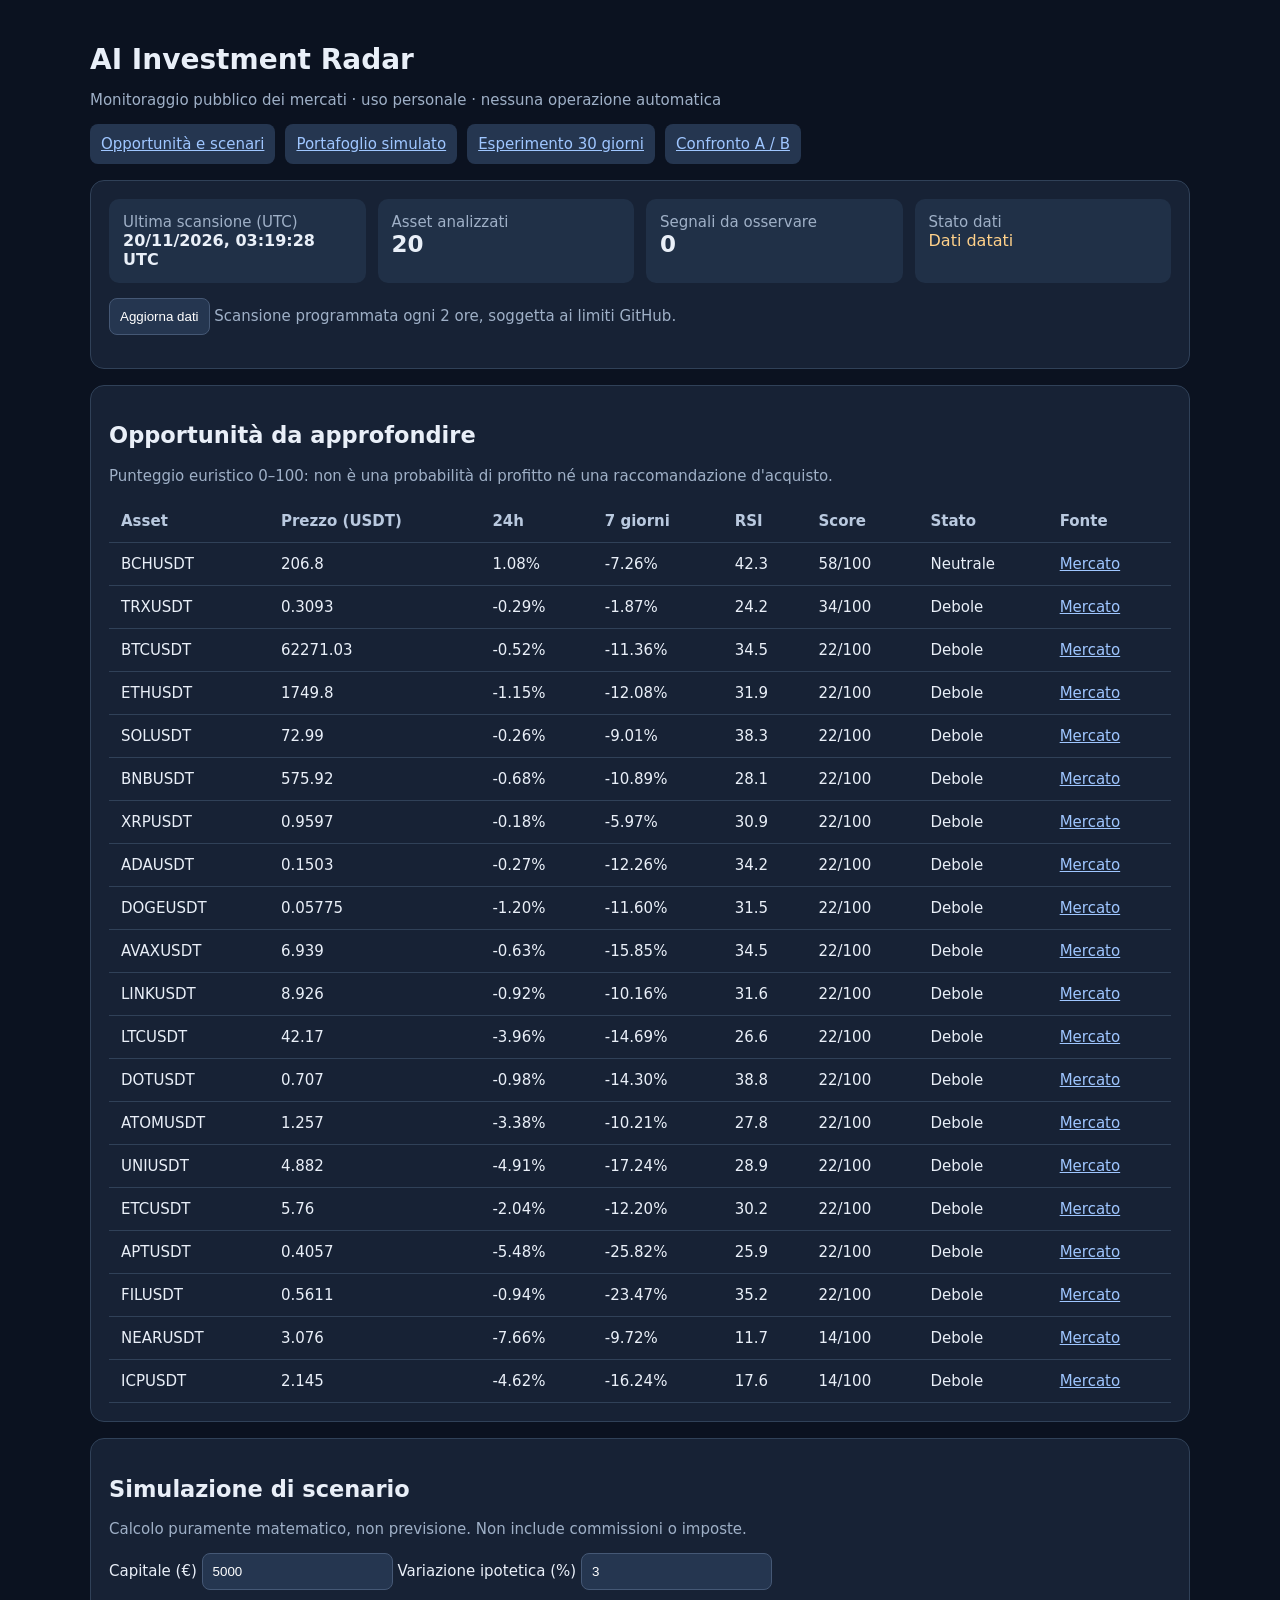
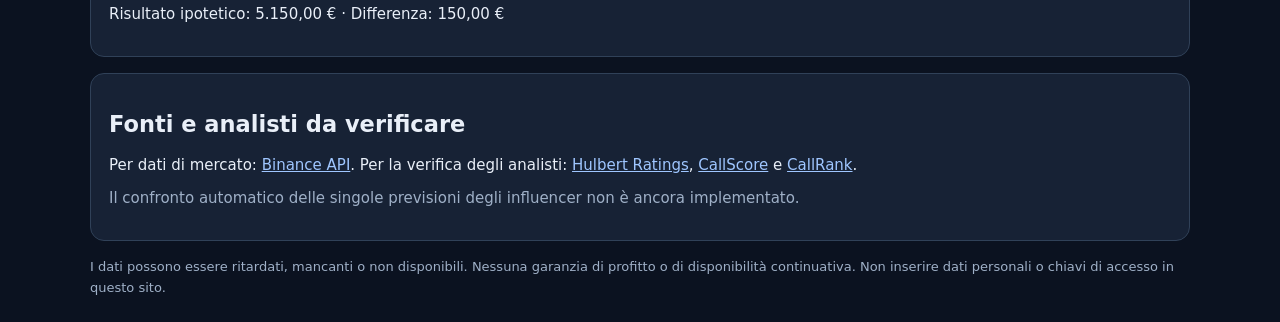
<file: index.html>
<!doctype html><html lang="it"><head><meta charset="utf-8"><meta name="viewport" content="width=device-width,initial-scale=1"><meta name="theme-color" content="#101827"><title>AI Investment Radar</title><style>body{margin:0;background:#0b1220;color:#e9eff8;font:15px system-ui,-apple-system,sans-serif}main{max-width:1100px;margin:auto;padding:24px}h1{font-size:28px;margin-bottom:5px}.muted{color:#9fb0c7}.panel{background:#172235;border:1px solid #304158;border-radius:14px;padding:18px;margin:16px 0}button,input,select{background:#253650;border:1px solid #455875;border-radius:8px;color:white;padding:10px}button{cursor:pointer}.grid{display:grid;grid-template-columns:repeat(auto-fit,minmax(170px,1fr));gap:12px}.metric{background:#203047;padding:14px;border-radius:10px}.value{font-size:23px;font-weight:700}.tablewrap{overflow:auto}table{border-collapse:collapse;width:100%}td,th{text-align:left;padding:12px;border-bottom:1px solid #304158;white-space:nowrap}th{color:#b9c9df}a{color:#9fc6ff}.good{color:#7be0b2}.bad{color:#ff9a9a}.warning{color:#ffd18a}footer{font-size:13px;line-height:1.6}</style></head><body><main><header><h1>AI Investment Radar</h1><p class="muted">Monitoraggio pubblico dei mercati · uso personale · nessuna operazione automatica</p></header><nav style="display:flex;gap:10px;flex-wrap:wrap;margin:15px 0"><a style="padding:11px;background:#253650;border-radius:8px" href="./opportunities.html">Opportunità e scenari</a><a style="padding:11px;background:#253650;border-radius:8px" href="./simulator.html">Portafoglio simulato</a><a style="padding:11px;background:#253650;border-radius:8px" href="./experiment.html">Esperimento 30 giorni</a><a style="padding:11px;background:#253650;border-radius:8px" href="./comparison.html">Confronto A / B</a></nav><section class="panel"><div class="grid"><div class="metric"><div class="muted">Ultima scansione (UTC)</div><div id="updated" class="value" style="font-size:16px">Caricamento…</div></div><div class="metric"><div class="muted">Asset analizzati</div><div class="value" id="count">—</div></div><div class="metric"><div class="muted">Segnali da osservare</div><div class="value" id="observed">—</div></div><div class="metric"><div class="muted">Stato dati</div><div id="status" class="value" style="font-size:16px">—</div></div></div><p><button id="refresh">Aggiorna dati</button> <span class="muted">Scansione programmata ogni 2 ore, soggetta ai limiti GitHub.</span></p></section><section class="panel"><h2>Opportunità da approfondire</h2><p class="muted">Punteggio euristico 0–100: non è una probabilità di profitto né una raccomandazione d'acquisto.</p><div class="tablewrap"><table><thead><tr><th>Asset</th><th>Prezzo (USDT)</th><th>24h</th><th>7 giorni</th><th>RSI</th><th>Score</th><th>Stato</th><th>Fonte</th></tr></thead><tbody id="rows"><tr><td colspan="8">In attesa della prima scansione</td></tr></tbody></table></div></section><section class="panel"><h2>Simulazione di scenario</h2><p class="muted">Calcolo puramente matematico, non previsione. Non include commissioni o imposte.</p><label>Capitale (€) <input id="capital" type="number" min="0" value="5000"></label> <label>Variazione ipotetica (%) <input id="pct" type="number" step="0.1" value="3"></label><p id="simulation"></p></section><section class="panel"><h2>Fonti e analisti da verificare</h2><p>Per dati di mercato: <a href="https://developers.binance.com/docs/binance-spot-api-docs/rest-api/market-data-endpoints" target="_blank" rel="noopener">Binance API</a>. Per la verifica degli analisti: <a href="https://hulbertratings.com/" target="_blank" rel="noopener">Hulbert Ratings</a>, <a href="https://call-score.com/" target="_blank" rel="noopener">CallScore</a> e <a href="https://callrank.ai/" target="_blank" rel="noopener">CallRank</a>.</p><p class="muted">Il confronto automatico delle singole previsioni degli influencer non è ancora implementato.</p></section><footer class="muted">I dati possono essere ritardati, mancanti o non disponibili. Nessuna garanzia di profitto o di disponibilità continuativa. Non inserire dati personali o chiavi di accesso in questo sito.</footer></main><script>const $=id=>document.getElementById(id);function calc(){let c=Number($('capital').value),p=Number($('pct').value);$('simulation').textContent=Number.isFinite(c)&&Number.isFinite(p)?'Risultato ipotetico: '+(c*(1+p/100)).toLocaleString('it-IT',{style:'currency',currency:'EUR'})+' · Differenza: '+(c*p/100).toLocaleString('it-IT',{style:'currency',currency:'EUR'}):'Inserisci valori validi'}$('capital').oninput=calc;$('pct').oninput=calc;calc();async function load(){try{const r=await fetch('./data/latest.json?t='+Date.now(),{cache:'no-store'});if(!r.ok)throw Error('HTTP '+r.status);const d=await r.json(),s=d.signals||[];$('updated').textContent=d.generated_at_utc?new Date(d.generated_at_utc).toLocaleString('it-IT',{timeZone:'UTC'})+' UTC':'Non disponibile';$('count').textContent=s.length;$('observed').textContent=s.filter(x=>x.score>=65).length;const age=d.generated_at_utc?(Date.now()-Date.parse(d.generated_at_utc))/3600000:Infinity;$('status').textContent=!s.length?'In attesa':age>5?'Dati datati':'Disponibili';$('status').className=age>5?'warning':'good';$('rows').replaceChildren();if(!s.length){$('rows').innerHTML='<tr><td colspan="8">Nessun dato ancora disponibile: eseguire il workflow GitHub Actions.</td></tr>';return}for(const x of s){const tr=document.createElement('tr');for(const val of [x.symbol,x.price,Number(x.change24h_pct).toFixed(2)+'%',Number(x.change7d_pct).toFixed(2)+'%',x.rsi14,x.score+'/100',x.status]){const td=document.createElement('td');td.textContent=val;tr.append(td)}const td=document.createElement('td'),a=document.createElement('a');a.href='https://www.binance.com/en/trade/'+encodeURIComponent(x.symbol.replace('USDT',''))+'_USDT';a.target='_blank';a.rel='noopener';a.textContent='Mercato';td.append(a);tr.append(td);$('rows').append(tr)}}catch(e){$('status').textContent='Errore';$('rows').innerHTML='<tr><td colspan="8">Impossibile caricare i dati. Controlla il workflow e riprova.</td></tr>'}}$('refresh').onclick=load;load();</script></body></html>
</file>
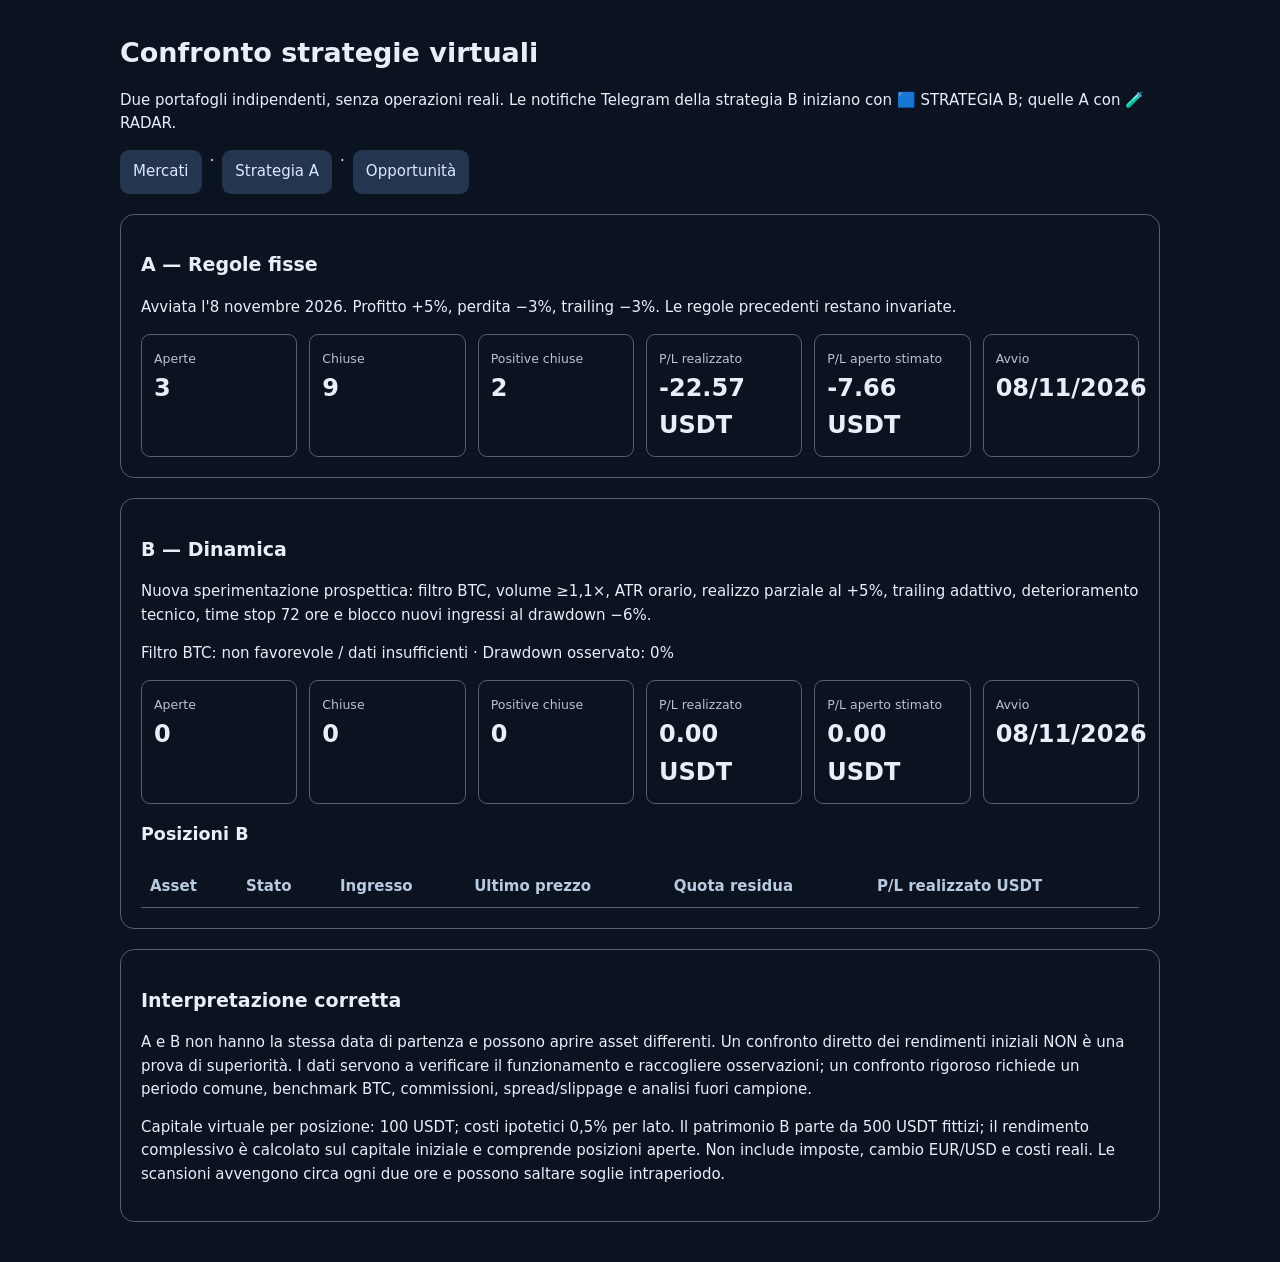
<file: comparison.html>
<!doctype html><html lang="it"><head><meta charset="utf-8"><meta name="viewport" content="width=device-width,initial-scale=1"><title>Confronto strategie A e B | AI Investment Radar</title><link rel="stylesheet" href="./app.css"><style>body{line-height:1.55}main{max-width:1080px;margin:auto;padding:20px}section{margin:20px 0;padding:20px;border:1px solid #526074;border-radius:14px}table{width:100%;border-collapse:collapse}td,th{padding:9px;text-align:left;border-bottom:1px solid #526074}small{opacity:.8} .metric{font-size:1.5rem;font-weight:bold}.stats{display:grid;grid-template-columns:repeat(auto-fit,minmax(130px,1fr));gap:12px}.stats>div{padding:12px;border:1px solid #526074;border-radius:9px}</style></head><body><main><h1>Confronto strategie virtuali</h1><p>Due portafogli indipendenti, senza operazioni reali. Le notifiche Telegram della strategia B iniziano con 🟦 STRATEGIA B; quelle A con 🧪 RADAR.</p><nav><a href="./index.html">Mercati</a> · <a href="./experiment.html">Strategia A</a> · <a href="./opportunities.html">Opportunità</a></nav><section><h2>A — Regole fisse</h2><p>Avviata l'8 novembre 2026. Profitto +5%, perdita −3%, trailing −3%. Le regole precedenti restano invariate.</p><div class="stats" id="a"><p>Caricamento…</p></div></section><section><h2>B — Dinamica</h2><p>Nuova sperimentazione prospettica: filtro BTC, volume ≥1,1×, ATR orario, realizzo parziale al +5%, trailing adattivo, deterioramento tecnico, time stop 72 ore e blocco nuovi ingressi al drawdown −6%.</p><p id="market"></p><div class="stats" id="b"><p>In attesa della prima esecuzione…</p></div><h3>Posizioni B</h3><div style="overflow-x:auto"><table><thead><tr><th>Asset</th><th>Stato</th><th>Ingresso</th><th>Ultimo prezzo</th><th>Quota residua</th><th>P/L realizzato USDT</th></tr></thead><tbody id="rows"></tbody></table></div></section><section><h2>Interpretazione corretta</h2><p>A e B non hanno la stessa data di partenza e possono aprire asset differenti. Un confronto diretto dei rendimenti iniziali NON è una prova di superiorità. I dati servono a verificare il funzionamento e raccogliere osservazioni; un confronto rigoroso richiede un periodo comune, benchmark BTC, commissioni, spread/slippage e analisi fuori campione.</p><p>Capitale virtuale per posizione: 100 USDT; costi ipotetici 0,5% per lato. Il patrimonio B parte da 500 USDT fittizi; il rendimento complessivo è calcolato sul capitale iniziale e comprende posizioni aperte. Non include imposte, cambio EUR/USD e costi reali. Le scansioni avvengono circa ogni due ore e possono saltare soglie intraperiodo.</p></section></main><script>
const fmt=n=>Number(n).toFixed(2);
function stat(id,d,dynamic){const p=d.positions||[],closed=p.filter(x=>x.status==='closed'),open=p.filter(x=>x.status==='open');let realized=0,unrealized=0,won=0;if(dynamic){realized=p.reduce((s,x)=>s+(x.realized_pnl_usdt||0),0);unrealized=open.reduce((s,x)=>s+x.notional_usdt*x.remaining_fraction*((x.last_price/x.entry_price)*.995*.995-1),0);won=closed.filter(x=>x.realized_pnl_usdt>0).length;}else{realized=closed.reduce((s,x)=>s+100*(x.net_return_pct||0)/100,0);unrealized=open.reduce((s,x)=>s+100*((x.last_price/x.entry_price)*.995*.995-1),0);won=closed.filter(x=>x.net_return_pct>0).length;}const vals=[['Aperte',open.length],['Chiuse',closed.length],['Positive chiuse',won],['P/L realizzato',fmt(realized)+' USDT'],['P/L aperto stimato',fmt(unrealized)+' USDT'],['Avvio',new Date(d.started_at_utc).toLocaleDateString('it-IT')]];document.getElementById(id).innerHTML='';for(const [label,value] of vals){const el=document.createElement('div'),small=document.createElement('small'),v=document.createElement('div');small.textContent=label;v.className='metric';v.textContent=value;el.append(small,v);document.getElementById(id).append(el);}if(dynamic){document.getElementById('market').textContent='Filtro BTC: '+(d.market_filter_ok?'favorevole':'non favorevole / dati insufficienti')+' · Drawdown osservato: '+(d.last_drawdown_pct??'—')+'%';for(const x of [...p].reverse()){const tr=document.createElement('tr');for(const v of [x.symbol,x.status,x.entry_price,x.last_price,Math.round(x.remaining_fraction*100)+'%',fmt(x.realized_pnl_usdt)]){const td=document.createElement('td');td.textContent=v;tr.append(td)}document.getElementById('rows').append(tr);}}}
async function load(path,id,dynamic){try{const r=await fetch(path+'?t='+Date.now(),{cache:'no-store'});if(!r.ok)throw Error('Dati non ancora disponibili');stat(id,await r.json(),dynamic)}catch(e){document.getElementById(id).textContent=e.message;}}
load('./data/experiment.json','a',false);load('./data/experiment_dynamic.json','b',true);
</script></body></html>
</file>
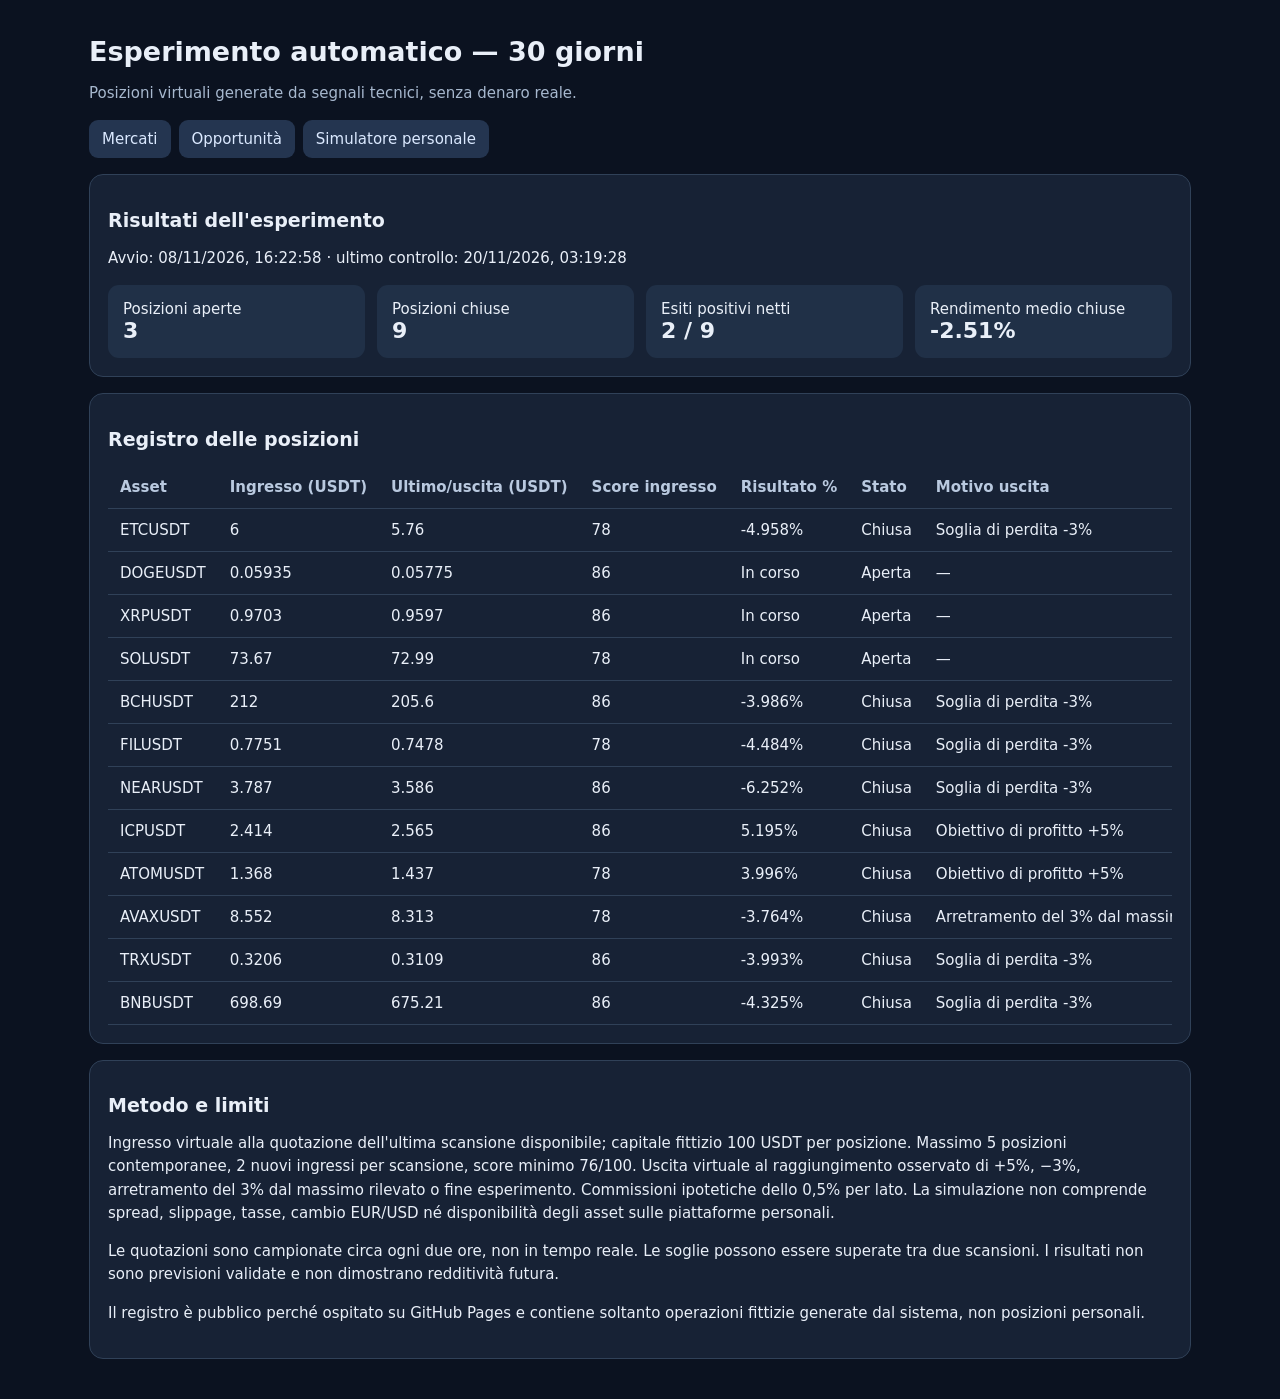
<file: experiment.html>
<!doctype html><html lang="it"><head><meta charset="utf-8"><meta name="viewport" content="width=device-width,initial-scale=1"><title>Esperimento 30 giorni | AI Investment Radar</title><link rel="stylesheet" href="./app.css"></head><body><main><h1>Esperimento automatico — 30 giorni</h1><p class="muted">Posizioni virtuali generate da segnali tecnici, senza denaro reale.</p><nav><a href="./index.html">Mercati</a> <a href="./opportunities.html">Opportunità</a> <a href="./simulator.html">Simulatore personale</a></nav><section class="panel"><h2>Risultati dell'esperimento</h2><p id="status">Caricamento…</p><div class="grid"><div class="tile">Posizioni aperte<div class="value" id="open">—</div></div><div class="tile">Posizioni chiuse<div class="value" id="closed">—</div></div><div class="tile">Esiti positivi netti<div class="value" id="wins">—</div></div><div class="tile">Rendimento medio chiuse<div class="value" id="avg">—</div></div></div></section><section class="panel"><h2>Registro delle posizioni</h2><div class="tablewrap"><table><thead><tr><th>Asset</th><th>Ingresso (USDT)</th><th>Ultimo/uscita (USDT)</th><th>Score ingresso</th><th>Risultato %</th><th>Stato</th><th>Motivo uscita</th></tr></thead><tbody id="rows"></tbody></table></div></section><section class="panel"><h2>Metodo e limiti</h2><p>Ingresso virtuale alla quotazione dell'ultima scansione disponibile; capitale fittizio 100 USDT per posizione. Massimo 5 posizioni contemporanee, 2 nuovi ingressi per scansione, score minimo 76/100. Uscita virtuale al raggiungimento osservato di +5%, −3%, arretramento del 3% dal massimo rilevato o fine esperimento. Commissioni ipotetiche dello 0,5% per lato. La simulazione non comprende spread, slippage, tasse, cambio EUR/USD né disponibilità degli asset sulle piattaforme personali.</p><p>Le quotazioni sono campionate circa ogni due ore, non in tempo reale. Le soglie possono essere superate tra due scansioni. I risultati non sono previsioni validate e non dimostrano redditività futura.</p><p>Il registro è pubblico perché ospitato su GitHub Pages e contiene soltanto operazioni fittizie generate dal sistema, non posizioni personali.</p></section></main><script>const $=id=>document.getElementById(id);fetch('./data/experiment.json?t='+Date.now(),{cache:'no-store'}).then(r=>{if(!r.ok)throw Error('Esperimento non ancora avviato');return r.json()}).then(d=>{const p=d.positions||[],o=p.filter(x=>x.status==='open'),c=p.filter(x=>x.status==='closed'),w=c.filter(x=>x.net_return_pct>0);$('status').textContent='Avvio: '+new Date(d.started_at_utc).toLocaleString('it-IT')+' · ultimo controllo: '+(d.last_checked_at_utc?new Date(d.last_checked_at_utc).toLocaleString('it-IT'):'—');$('open').textContent=o.length;$('closed').textContent=c.length;$('wins').textContent=c.length?w.length+' / '+c.length:'N/D';$('avg').textContent=c.length?(c.reduce((a,x)=>a+x.net_return_pct,0)/c.length).toFixed(2)+'%':'N/D';for(const x of [...p].reverse()){const tr=document.createElement('tr');for(const val of [x.symbol,x.entry_price,x.exit_price??x.last_price,x.score_at_entry,x.net_return_pct==null?'In corso':x.net_return_pct+'%',x.status==='open'?'Aperta':'Chiusa',x.exit_reason??'—']){const td=document.createElement('td');td.textContent=val;tr.append(td)}$('rows').append(tr)}}).catch(e=>{$('status').textContent=e.message});</script></body></html>
</file>
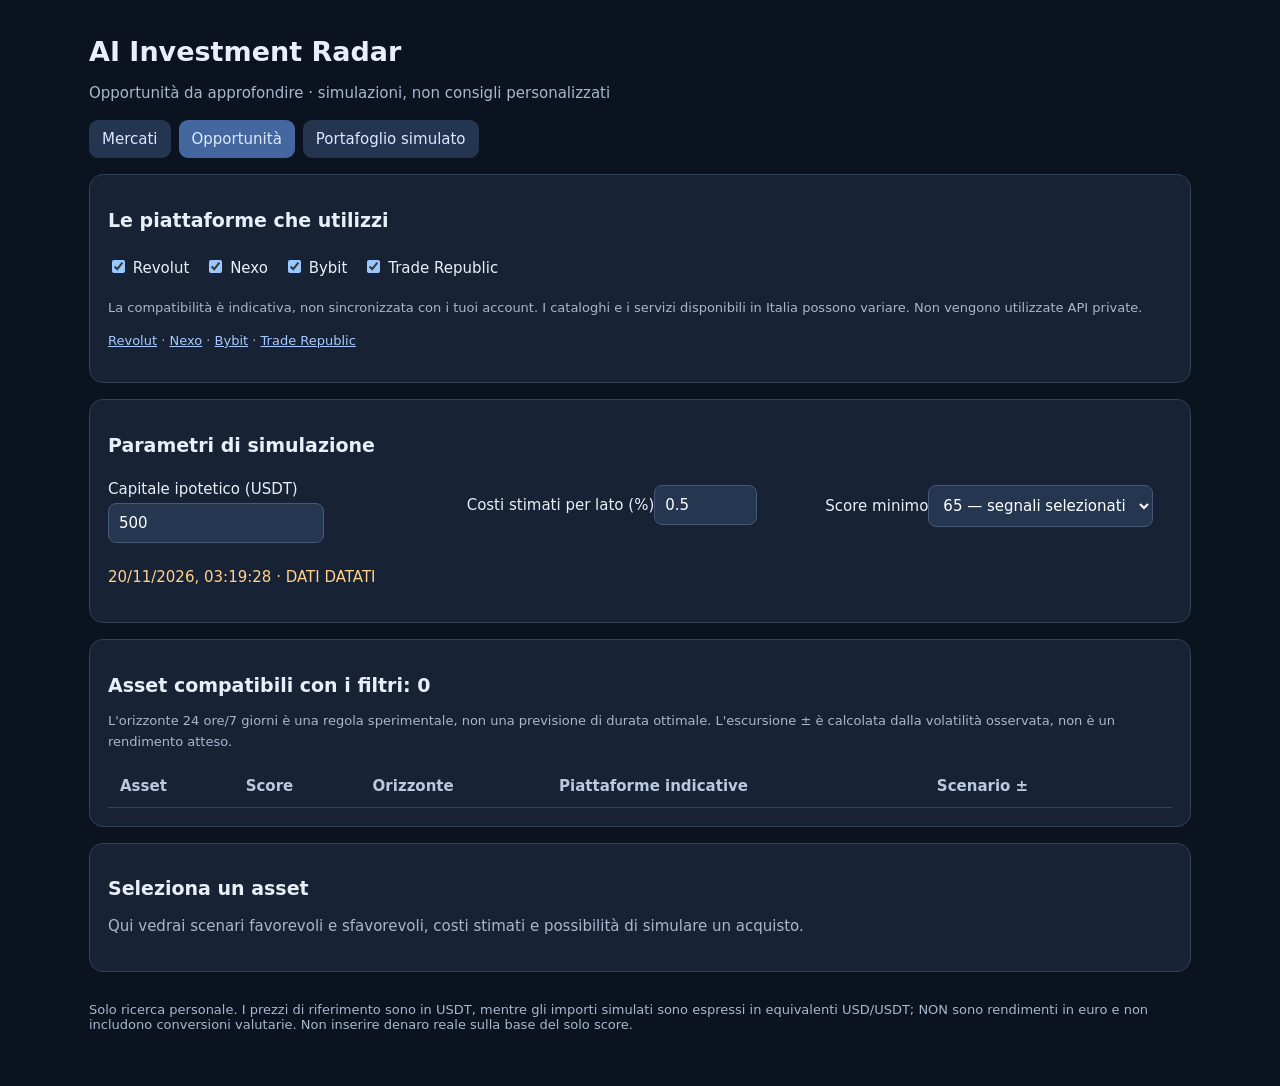
<file: opportunities.html>
<!doctype html><html lang="it"><head><meta charset="utf-8"><meta name="viewport" content="width=device-width,initial-scale=1"><meta name="theme-color" content="#101827"><title>Opportunità | AI Investment Radar</title><link rel="stylesheet" href="./app.css"></head><body><main><h1>AI Investment Radar</h1><p class="muted">Opportunità da approfondire · simulazioni, non consigli personalizzati</p><nav id="nav"></nav><section class="panel"><h2>Le piattaforme che utilizzi</h2><div id="platforms"></div><p class="note">La compatibilità è indicativa, non sincronizzata con i tuoi account. I cataloghi e i servizi disponibili in Italia possono variare. Non vengono utilizzate API private.</p><p class="note"><a href="https://help.revolut.com/it-IT/help/crypto/">Revolut</a> · <a href="https://support.nexo.com/article/supported-crypto-assets-uk">Nexo</a> · <a href="https://www.bybit.com/">Bybit</a> · <a href="https://support.traderepublic.com/it-it/1488-Welche-Crypto-kann-ich-bei-Trade-Republic-handeln">Trade Republic</a></p></section><section class="panel"><h2>Parametri di simulazione</h2><div class="grid"><label>Capitale ipotetico (USDT)<input id="capital" type="number" min="1" value="500" step="10"></label><label>Costi stimati per lato (%)<input id="fee" type="number" min="0" max="99" value="0.5" step="0.1"></label><label>Score minimo<select id="score"><option value="65">65 — segnali selezionati</option><option value="50">50 — includi neutri</option><option value="0">0 — tutti</option></select></label></div><p id="stamp" class="warning">Caricamento…</p></section><section class="panel"><h2>Asset compatibili con i filtri: <span id="opcount">—</span></h2><p class="note">L'orizzonte 24 ore/7 giorni è una regola sperimentale, non una previsione di durata ottimale. L'escursione ± è calcolata dalla volatilità osservata, non è un rendimento atteso.</p><div class="tablewrap"><table><thead><tr><th>Asset</th><th>Score</th><th>Orizzonte</th><th>Piattaforme indicative</th><th>Scenario ±</th><th></th></tr></thead><tbody id="opprows"></tbody></table></div></section><section class="panel" id="details"><h2>Seleziona un asset</h2><p class="muted">Qui vedrai scenari favorevoli e sfavorevoli, costi stimati e possibilità di simulare un acquisto.</p></section><p id="message" class="good"></p><footer>Solo ricerca personale. I prezzi di riferimento sono in USDT, mentre gli importi simulati sono espressi in equivalenti USD/USDT; NON sono rendimenti in euro e non includono conversioni valutarie. Non inserire denaro reale sulla base del solo score.</footer></main><script src="./app.js"></script><script>initOpp()</script></body></html>
</file>
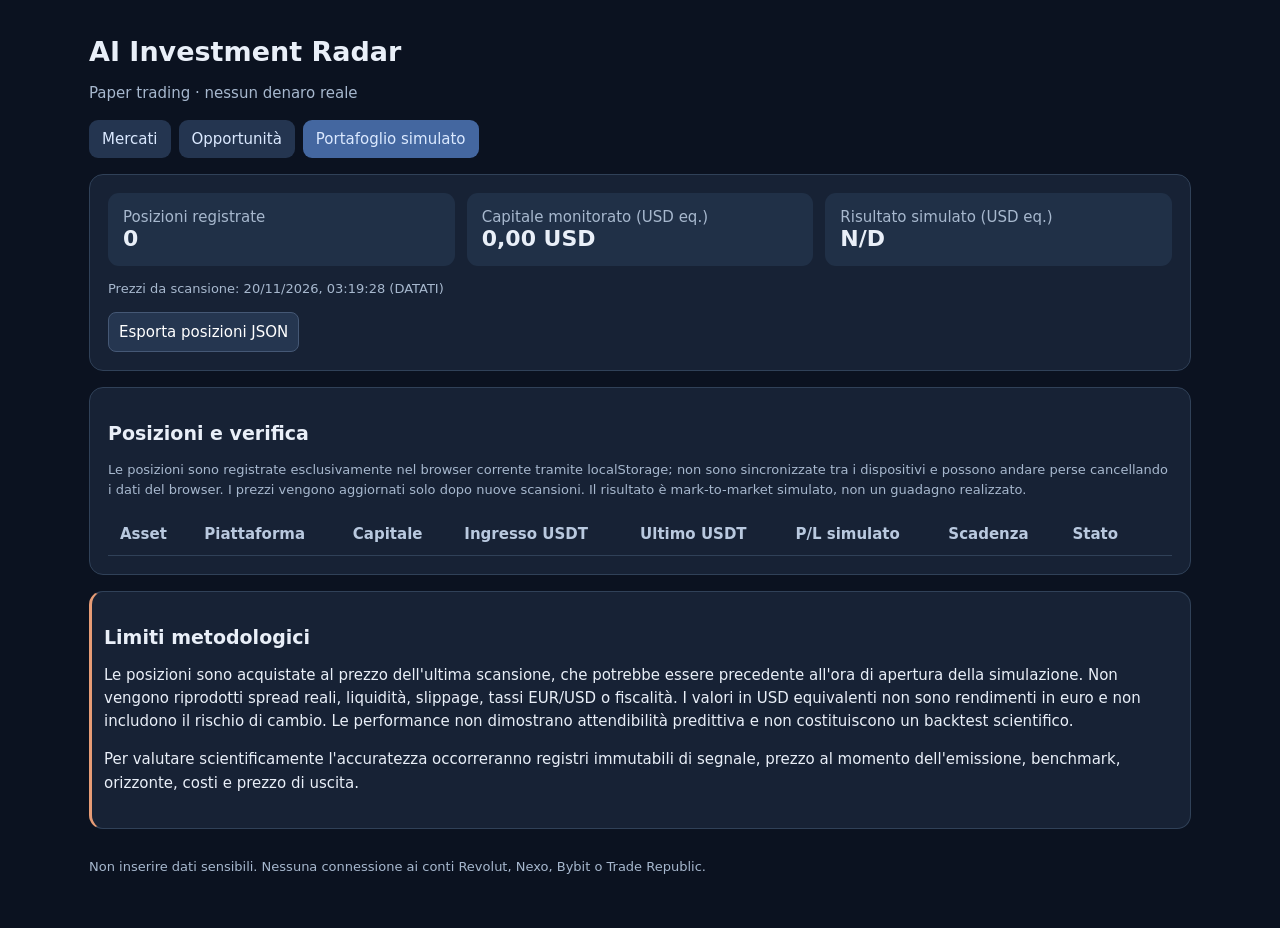
<file: simulator.html>
<!doctype html><html lang="it"><head><meta charset="utf-8"><meta name="viewport" content="width=device-width,initial-scale=1"><meta name="theme-color" content="#101827"><title>Portafoglio simulato | AI Investment Radar</title><link rel="stylesheet" href="./app.css"></head><body><main><h1>AI Investment Radar</h1><p class="muted">Paper trading · nessun denaro reale</p><nav id="nav"></nav><section class="panel"><div class="grid"><div class="tile"><div class="muted">Posizioni registrate</div><div class="value" id="positions">—</div></div><div class="tile"><div class="muted">Capitale monitorato (USD eq.)</div><div class="value" id="invested">—</div></div><div class="tile"><div class="muted">Risultato simulato (USD eq.)</div><div class="value" id="pnl">—</div></div></div><p id="stamp" class="note">Caricamento prezzi…</p><button id="export">Esporta posizioni JSON</button></section><section class="panel"><h2>Posizioni e verifica</h2><p class="note">Le posizioni sono registrate esclusivamente nel browser corrente tramite localStorage; non sono sincronizzate tra i dispositivi e possono andare perse cancellando i dati del browser. I prezzi vengono aggiornati solo dopo nuove scansioni. Il risultato è mark-to-market simulato, non un guadagno realizzato.</p><div class="tablewrap"><table><thead><tr><th>Asset</th><th>Piattaforma</th><th>Capitale</th><th>Ingresso USDT</th><th>Ultimo USDT</th><th>P/L simulato</th><th>Scadenza</th><th>Stato</th><th></th></tr></thead><tbody id="paperrows"></tbody></table></div></section><section class="panel danger"><h2>Limiti metodologici</h2><p>Le posizioni sono acquistate al prezzo dell'ultima scansione, che potrebbe essere precedente all'ora di apertura della simulazione. Non vengono riprodotti spread reali, liquidità, slippage, tassi EUR/USD o fiscalità. I valori in USD equivalenti non sono rendimenti in euro e non includono il rischio di cambio. Le performance non dimostrano attendibilità predittiva e non costituiscono un backtest scientifico.</p><p>Per valutare scientificamente l'accuratezza occorreranno registri immutabili di segnale, prezzo al momento dell'emissione, benchmark, orizzonte, costi e prezzo di uscita.</p></section><footer>Non inserire dati sensibili. Nessuna connessione ai conti Revolut, Nexo, Bybit o Trade Republic.</footer></main><script src="./app.js"></script><script>initSim()</script></body></html>
</file>
<file: app.css>
:root{color-scheme:dark}*{box-sizing:border-box}body{margin:0;background:#0b1220;color:#e9eff8;font:15px system-ui,-apple-system,sans-serif}main{max-width:1150px;margin:auto;padding:24px}h1{font-size:27px;margin:12px 0 5px}h2{font-size:19px}p{line-height:1.55}.muted{color:#a7b8ce}.panel{background:#172235;border:1px solid #304158;border-radius:14px;padding:18px;margin:16px 0}.grid{display:grid;grid-template-columns:repeat(auto-fit,minmax(210px,1fr));gap:12px}.tile{background:#203047;padding:15px;border-radius:11px}.value{font-size:22px;font-weight:700}button,input,select{background:#253650;border:1px solid #455875;border-radius:8px;color:white;padding:10px;font:inherit}button{cursor:pointer}button:disabled{opacity:.5}label{display:block;margin:8px 0}label input,label select{margin-top:5px;max-width:100%}nav{display:flex;gap:8px;flex-wrap:wrap;margin:15px 0}nav a{padding:10px 13px;border-radius:9px;background:#243550;color:#dbe9ff;text-decoration:none}nav a[aria-current=page]{background:#4467a0}a{color:#a7caff}.tablewrap{overflow:auto}table{border-collapse:collapse;width:100%}td,th{text-align:left;padding:12px;border-bottom:1px solid #304158;white-space:nowrap}th{color:#b9c9df}.good{color:#7be0b2}.bad{color:#ff9a9a}.warning{color:#ffd18a}.tag{font-size:12px;border:1px solid #64758b;border-radius:20px;padding:4px 8px}.actions{display:flex;gap:8px;flex-wrap:wrap}.note{font-size:13px;color:#a7b8ce}.result{padding:12px;background:#233650;border-radius:10px}.danger{border-left:3px solid #e79c76;padding-left:12px}footer{font-size:13px;color:#a7b8ce;margin:30px 0}.hidden{display:none}@media(max-width:600px){main{padding:14px}td,th{padding:9px}}
</file>
